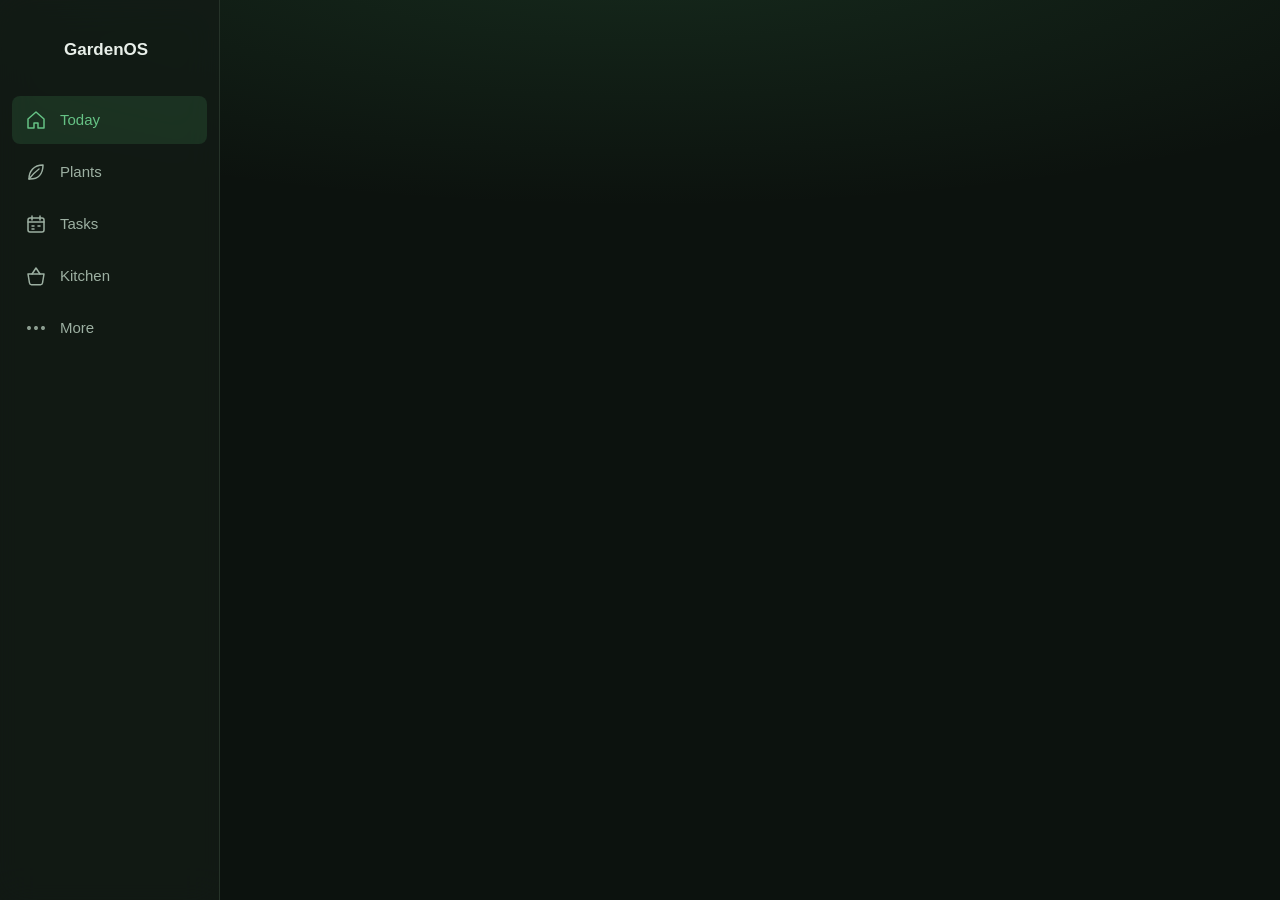
<file: index.html>
<!DOCTYPE html>
<html lang="en" data-theme="dark">
<head>
  <meta charset="UTF-8" />
  <meta name="viewport" content="width=device-width, initial-scale=1, viewport-fit=cover" />
  <meta http-equiv="Content-Security-Policy"
        content="default-src 'self'; script-src 'self'; style-src 'self'; img-src 'self' data: blob:; connect-src 'self'; manifest-src 'self'; worker-src 'self'" />
  <meta name="description" content="GardenOS — a lifelong, offline-first gardening operating system." />
  <meta name="theme-color" content="#0F1511" />

  <title>GardenOS</title>

  <link rel="manifest" href="pwa/manifest.json" />
  <link rel="icon" href="assets/icons/icon.svg" type="image/svg+xml" />
  <link rel="apple-touch-icon" href="assets/icons/icon-192.png" />

  <link rel="stylesheet" href="styles/tokens.css" />
  <link rel="stylesheet" href="styles/base.css" />
  <link rel="stylesheet" href="styles/layout.css" />
  <link rel="stylesheet" href="styles/components.css" />

  <!-- Classic (non-module) script: must run synchronously before first paint
       so the saved theme applies with zero flash (UI_GUIDELINES.md §9). -->
  <script src="scripts/theme-init.js"></script>
</head>
<body>
  <div class="app-shell">
    <nav id="app-nav" class="app-nav" aria-label="Primary"></nav>
    <main id="app-main" class="app-main" tabindex="-1"></main>
  </div>

  <div id="toast-region" class="toast-region" aria-live="polite"></div>

  <noscript>
    <p class="noscript-message">GardenOS needs JavaScript to manage your garden. Please enable it.</p>
  </noscript>

  <script type="module" src="scripts/app.js"></script>
</body>
</html>
</file>
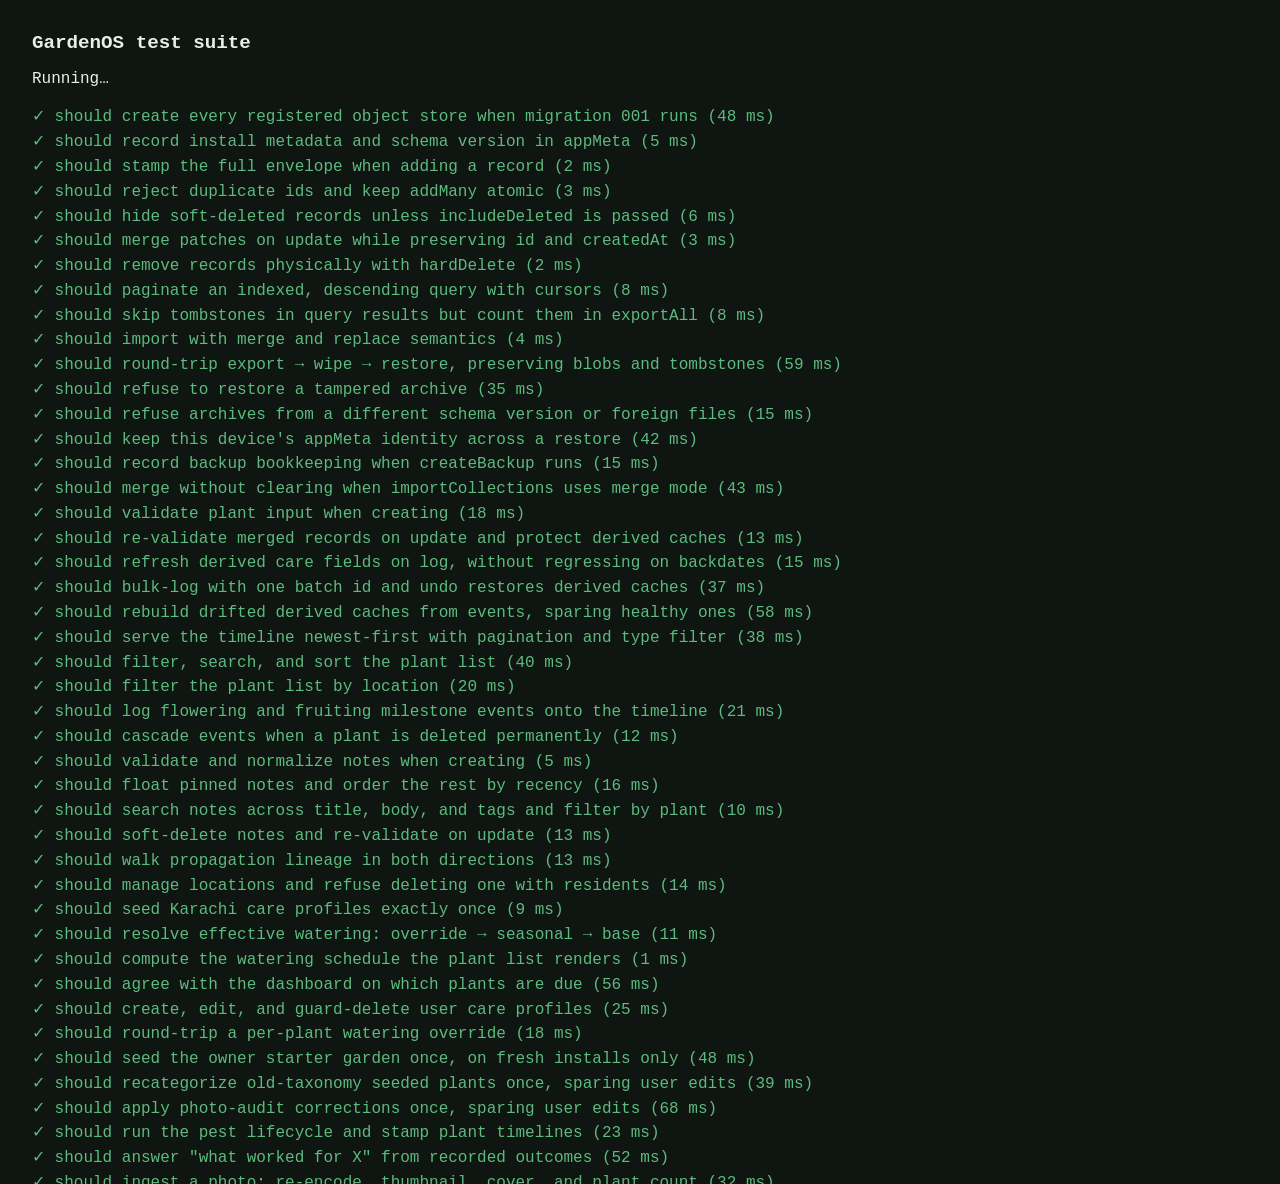
<file: tests/index.html>
<!DOCTYPE html>
<html lang="en">
<head>
  <meta charset="UTF-8" />
  <meta name="viewport" content="width=device-width, initial-scale=1" />
  <title>GardenOS tests</title>
  <style>
    /* Test harness chrome only — the app's design system is not under test here. */
    body { font-family: ui-monospace, Menlo, Consolas, monospace; margin: 2rem; background: #0F1511; color: #E8EFE9; }
    h1 { font-size: 1.2rem; }
    #summary.pass { color: #5DBB7F; }
    #summary.fail, li.fail { color: #E06052; }
    li.pass { color: #5DBB7F; }
    ul { list-style: none; padding: 0; }
    li { padding: 0.15rem 0; }
    pre { color: #9DB0A2; margin: 0.25rem 0 0.5rem 1.25rem; white-space: pre-wrap; }
  </style>
</head>
<body>
  <h1>GardenOS test suite</h1>
  <p id="summary">Running…</p>
  <ul id="results"></ul>
  <!-- Surfaces module-graph failures (404s, parse errors) in the title and
       summary, where headless verification can read them. -->
  <script>
    const report = (text) => {
      document.title = text.slice(0, 100);
      const summary = document.getElementById('summary');
      if (summary) {
        summary.textContent = document.title;
      }
    };
    window.addEventListener('error', (e) => {
      report(`✗ ${e.message} @ ${(e.filename || '').split('/').pop()}:${e.lineno}`);
    });
    window.addEventListener('unhandledrejection', (e) => {
      report(`✗ rejection: ${(e.reason && e.reason.message) || e.reason}`);
    });
  </script>
  <script type="module" src="runner.js"></script>
</body>
</html>
</file>
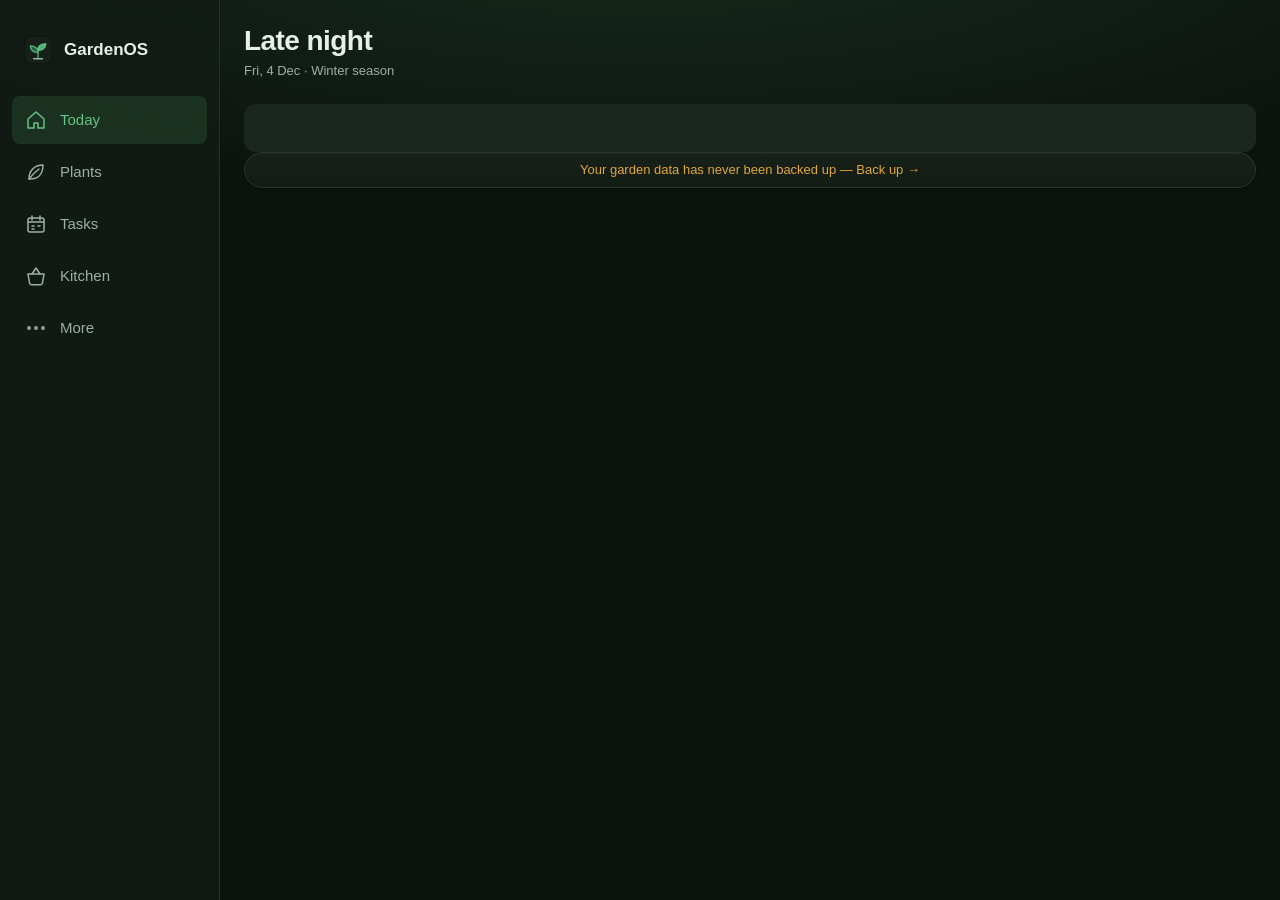
<file: reset.html>
<!doctype html>
<meta charset="utf-8">
<meta name="viewport" content="width=device-width, initial-scale=1">
<title>GardenOS — refresh</title>
<body style="font:16px system-ui;background:#0C120E;color:#E8EFE9;padding:24px">
<p id="m">Refreshing GardenOS…</p>
<script>
// Recovery page: drops the downloaded app files so the next open fetches the
// newest version. Garden data (IndexedDB) is NOT touched.
(async () => {
  try {
    for (const r of await navigator.serviceWorker.getRegistrations()) await r.unregister();
    for (const k of await caches.keys()) await caches.delete(k);
    document.getElementById('m').textContent = 'Done. Opening GardenOS…';
  } catch (e) {
    document.getElementById('m').textContent = 'Could not refresh: ' + e.message;
    return;
  }
  setTimeout(() => { location.replace('./'); }, 800);
})();
</script>
</file>
<file: styles/tokens.css>
/**
 * GardenOS design tokens (UI_GUIDELINES.md §2–§4, §8).
 * Every visual value in the app comes from this file. No raw hex/px values
 * are permitted in component CSS (CONTRIBUTING.md §3).
 *
 * Dark theme is the default (:root). Light theme remaps the same token names.
 */

:root {
  /* ---- Color: dark theme (default) ---- */
  --color-bg: #0C120E;
  --color-surface: #141C16;
  --color-surface-2: #1B2620;
  --color-border: #263329;
  --color-text: #E8EFE9;
  --color-text-muted: #9DB0A2;
  --color-primary: #4CAF6D;
  --color-primary-strong: #66C285;
  --color-on-primary: #08120B;
  --color-accent: #D9A441;
  --color-info: #4E9DD3;
  --color-warning: #E0A83A;
  --color-danger: #E06052;
  --color-success: #5DBB7F;
  --color-primary-soft: rgb(76 175 109 / 0.16);
  --color-glass: rgb(20 28 22 / 0.78);
  --gradient-surface: linear-gradient(180deg, #172019 0%, #131B15 100%);
  --gradient-primary: linear-gradient(180deg, #5BBE7B 0%, #3F9D5E 100%);

  /* ---- Typography (UI_GUIDELINES.md §3) ---- */
  --font-sans: -apple-system, BlinkMacSystemFont, "Segoe UI", Roboto, "Noto Sans", sans-serif;
  --font-mono: ui-monospace, "SF Mono", "Cascadia Mono", Menlo, Consolas, monospace;

  --text-display-size: 1.75rem;   /* 28 */
  --text-display-line: 2.125rem;  /* 34 */
  --text-title-size: 1.375rem;    /* 22 */
  --text-title-line: 1.75rem;     /* 28 */
  --text-heading-size: 1.0625rem; /* 17 */
  --text-heading-line: 1.5rem;    /* 24 */
  --text-body-size: 0.9375rem;    /* 15 */
  --text-body-line: 1.375rem;     /* 22 */
  --text-small-size: 0.8125rem;   /* 13 */
  --text-small-line: 1.125rem;    /* 18 */
  --text-caption-size: 0.6875rem; /* 11 */
  --text-caption-line: 0.875rem;  /* 14 */

  /* ---- Spacing: 4px base unit (UI_GUIDELINES.md §4) ---- */
  --space-1: 4px;
  --space-2: 8px;
  --space-3: 12px;
  --space-4: 16px;
  --space-5: 24px;
  --space-6: 32px;
  --space-7: 48px;
  --space-8: 64px;

  /* ---- Radii ---- */
  --radius-s: 8px;
  --radius-m: 12px;
  --radius-card: 16px;
  --radius-l: 20px;
  --radius-full: 999px;

  /* ---- Elevation (dark theme: lighter surfaces, not shadows) ---- */
  --shadow-1: inset 0 1px 0 rgb(255 255 255 / 0.04), 0 1px 3px rgb(0 0 0 / 0.35);
  --shadow-2: 0 8px 28px rgb(0 0 0 / 0.5);

  /* ---- Motion (UI_GUIDELINES.md §8) ---- */
  --motion-micro: 120ms;
  --motion-standard: 200ms;
  --motion-sheet: 240ms;
  --motion-ease: cubic-bezier(0.2, 0, 0, 1);

  /* ---- Layout ---- */
  --nav-height-mobile: 64px;
  --sidebar-width: 220px;
  --content-max-width: 1200px;
  --touch-target: 44px;
}

[data-theme="light"] {
  --color-bg: #F6F8F4;
  --color-surface: #FFFFFF;
  --color-surface-2: #EDF2EC;
  --color-border: #D8E2D8;
  --color-text: #1C2620;
  --color-text-muted: #5B6B5E;
  --color-primary: #2E7D4F;
  --color-primary-strong: #256B42;
  --color-on-primary: #FFFFFF;
  --color-accent: #B8860B;
  --color-info: #2678B0;
  --color-warning: #B07E1E;
  --color-danger: #C0392B;
  --color-success: #2F9E5F;

  --color-primary-soft: rgb(46 125 79 / 0.12);
  --color-glass: rgb(255 255 255 / 0.82);
  --gradient-surface: linear-gradient(180deg, #FFFFFF 0%, #FBFDFA 100%);
  --gradient-primary: linear-gradient(180deg, #37905C 0%, #2A7448 100%);

  --shadow-1: 0 1px 3px rgba(28, 38, 32, 0.10);
  --shadow-2: 0 4px 12px rgba(28, 38, 32, 0.12);
}
</file>
<file: styles/base.css>
/**
 * GardenOS base styles: reset, typography, focus, motion preferences.
 * Layer: UI (L5). Values come exclusively from tokens.css.
 */

*,
*::before,
*::after {
  box-sizing: border-box;
}

html {
  height: 100%;
}

body {
  margin: 0;
  min-height: 100%;
  background: radial-gradient(120% 50% at 50% -8%, var(--color-primary-soft), transparent 62%) fixed, var(--color-bg);
  color: var(--color-text);
  font-family: var(--font-sans);
  font-size: var(--text-body-size);
  line-height: var(--text-body-line);
  -webkit-font-smoothing: antialiased;
  text-rendering: optimizeLegibility;
}

h1,
h2,
h3,
p {
  margin: 0;
}

h1 {
  font-size: var(--text-display-size);
  line-height: var(--text-display-line);
  font-weight: 700;
  letter-spacing: -0.02em;
}

h2 {
  letter-spacing: -0.015em;
  font-size: var(--text-title-size);
  line-height: var(--text-title-line);
  font-weight: 600;
}

h3 {
  font-size: var(--text-heading-size);
  line-height: var(--text-heading-line);
  font-weight: 600;
}

a {
  color: var(--color-primary);
  text-decoration: none;
}

a:hover {
  color: var(--color-primary-strong);
  text-decoration: underline;
}

button,
input,
select {
  font: inherit;
  color: inherit;
}

img,
svg {
  display: block;
  max-width: 100%;
}

/* Visible focus ring, always (UI_GUIDELINES.md §10) */
:focus-visible {
  outline: 2px solid var(--color-primary-strong);
  outline-offset: 2px;
  border-radius: var(--radius-s);
}

.visually-hidden {
  position: absolute;
  width: 1px;
  height: 1px;
  margin: -1px;
  padding: 0;
  overflow: hidden;
  clip: rect(0 0 0 0);
  white-space: nowrap;
  border: 0;
}

.text-muted {
  color: var(--color-text-muted);
}

.text-small {
  font-size: var(--text-small-size);
  line-height: var(--text-small-line);
}

.text-caption {
  font-size: var(--text-caption-size);
  line-height: var(--text-caption-line);
  font-weight: 500;
  text-transform: uppercase;
  letter-spacing: 0.06em;
  color: var(--color-text-muted);
}

.noscript-message {
  padding: var(--space-5);
  text-align: center;
}

/* All non-essential motion off (UI_GUIDELINES.md §8) */
@media (prefers-reduced-motion: reduce) {
  *,
  *::before,
  *::after {
    animation-duration: 0.01ms !important;
    animation-iteration-count: 1 !important;
    transition-duration: 0.01ms !important;
  }
}
</file>
<file: styles/layout.css>
/**
 * GardenOS app-shell layout (UI_GUIDELINES.md §5–§6).
 * Mobile-first: bottom navigation bar. From --breakpoint md (768px):
 * left sidebar navigation with centered, width-capped content.
 */

.app-shell {
  min-height: 100vh;
}

.app-main {
  padding: var(--space-4);
  /* Keep content clear of the fixed bottom nav + device safe area. */
  padding-bottom: calc(var(--nav-height-mobile) + var(--space-5) + env(safe-area-inset-bottom, 0px));
  width: 100%;
  max-width: var(--content-max-width);
  margin: 0 auto;
}

.app-main:focus {
  outline: none;
}

/* ---- Primary navigation: mobile bottom bar ---- */
.app-nav {
  position: fixed;
  inset: auto 0 0 0;
  z-index: 10;
  display: flex;
  justify-content: space-around;
  align-items: stretch;
  height: calc(var(--nav-height-mobile) + env(safe-area-inset-bottom, 0px));
  padding-bottom: env(safe-area-inset-bottom, 0px);
  background: var(--color-surface);
  border-top: 1px solid var(--color-border);
}

.page-header {
  display: flex;
  align-items: center;
  gap: var(--space-3);
  margin-bottom: var(--space-5);
}

.page-section {
  margin-bottom: var(--space-5);
}

.page-section > .text-caption {
  display: block;
  margin-bottom: var(--space-2);
}

.stack {
  display: flex;
  flex-direction: column;
  gap: var(--space-3);
}

/* ---- Desktop: sidebar from md (UI_GUIDELINES.md §4 breakpoints) ---- */
@media (min-width: 768px) {
  .app-shell {
    display: grid;
    grid-template-columns: var(--sidebar-width) 1fr;
  }

  .app-nav {
    position: sticky;
    top: 0;
    inset: auto;
    z-index: auto;
    height: 100vh;
    flex-direction: column;
    justify-content: flex-start;
    gap: var(--space-1);
    padding: var(--space-5) var(--space-3);
    border-top: none;
    border-right: 1px solid var(--color-border);
  }

  .app-main {
    padding: var(--space-5);
    padding-bottom: var(--space-5);
  }
}

@media (min-width: 1000px) {
  .today-cols {
    display: grid;
    grid-template-columns: 3fr 2fr;
    gap: var(--space-5);
    align-items: start;
  }
}
</file>
<file: styles/components.css>
/**
 * GardenOS component styles (UI_GUIDELINES.md §7).
 * BEM-lite block classes; all values from tokens.css.
 */

/* ---- Navigation items ---- */
.nav-item {
  display: flex;
  flex-direction: column;
  align-items: center;
  justify-content: center;
  gap: var(--space-1);
  flex: 1;
  min-height: var(--touch-target);
  padding: var(--space-2);
  border-radius: var(--radius-s);
  color: var(--color-text-muted);
  font-size: var(--text-caption-size);
  line-height: var(--text-caption-line);
  font-weight: 500;
}

.nav-item:hover {
  color: var(--color-text);
  text-decoration: none;
}

.nav-item[aria-current="page"] {
  color: var(--color-primary);
}

.nav-item__icon {
  width: 24px;
  height: 24px;
  fill: none;
  stroke: currentColor;
  stroke-width: 1.5;
  stroke-linecap: round;
  stroke-linejoin: round;
}

@media (min-width: 768px) {
  .nav-item {
    flex: 0 0 auto;
    flex-direction: row;
    justify-content: flex-start;
    gap: var(--space-3);
    padding: var(--space-3);
    font-size: var(--text-body-size);
    line-height: var(--text-body-line);
  }

  .nav-item[aria-current="page"] {
    background: var(--color-surface-2);
  }
}

.nav-badge {
  position: absolute;
  top: var(--space-1);
  right: 50%;
  transform: translateX(18px);
  min-width: 18px;
  padding: 0 var(--space-1);
  border-radius: var(--radius-full);
  background: var(--color-danger);
  color: var(--color-on-primary);
  font-size: var(--text-caption-size);
  line-height: 18px;
  text-align: center;
}

.nav-item {
  position: relative;
}

@media (min-width: 768px) {
  .nav-badge {
    top: 50%;
    right: var(--space-3);
    transform: translateY(-50%);
  }
}

.nav-brand {
  display: none;
}

@media (min-width: 768px) {
  .nav-brand {
    display: flex;
    align-items: center;
    gap: var(--space-3);
    padding: var(--space-3);
    margin-bottom: var(--space-4);
    font-size: var(--text-heading-size);
    font-weight: 600;
    color: var(--color-text);
  }

  .nav-brand img {
    width: 28px;
    height: 28px;
  }
}

/* ---- Cards ---- */
.card {
  background: var(--color-surface);
  /* A defining hairline on every card — structure over flat surfaces, so
     each section reads as a crisp container in both themes. */
  border: 1px solid var(--color-border);
  border-radius: var(--radius-m);
  padding: var(--space-4);
  box-shadow: var(--shadow-1);
}

.card__title {
  margin-bottom: var(--space-2);
}

/* ---- Status / definition rows ---- */
.status-row {
  display: flex;
  justify-content: space-between;
  align-items: center;
  gap: var(--space-4);
  min-height: var(--touch-target);
  padding: var(--space-2) 0;
  border-bottom: 1px solid var(--color-border);
}

.status-row:last-child {
  border-bottom: none;
}

.status-row__value {
  color: var(--color-text-muted);
  text-align: right;
  font-variant-numeric: tabular-nums;
}

.status-row__value--ok {
  color: var(--color-success);
}

.status-row__value--warn {
  color: var(--color-warning);
}

/* ---- Buttons (UI_GUIDELINES.md §7) ---- */
.btn {
  display: inline-flex;
  align-items: center;
  justify-content: center;
  gap: var(--space-2);
  min-height: var(--touch-target);
  padding: 0 var(--space-4);
  border: none;
  border-radius: var(--radius-s);
  background: var(--color-surface-2);
  color: var(--color-text);
  font-weight: 600;
  cursor: pointer;
  transition: background var(--motion-micro) var(--motion-ease),
              color var(--motion-micro) var(--motion-ease);
}

.btn:disabled {
  opacity: 0.5;
  cursor: not-allowed;
}

.btn--primary {
  background: var(--color-primary);
  color: var(--color-on-primary);
}

.btn--primary:hover:not(:disabled) {
  background: var(--color-primary-strong);
}

.btn--ghost {
  background: transparent;
  color: var(--color-primary);
}

.btn--danger {
  background: var(--color-danger);
  color: var(--color-on-primary);
}

/* ---- Forms (UI_GUIDELINES.md §7) ---- */
.field {
  display: flex;
  flex-direction: column;
  gap: var(--space-2);
}

.field__label {
  font-size: var(--text-small-size);
  line-height: var(--text-small-line);
  font-weight: 500;
}

.field__hint {
  font-size: var(--text-small-size);
  line-height: var(--text-small-line);
  color: var(--color-text-muted);
}

.field__control {
  min-height: var(--touch-target);
  padding: 0 var(--space-3);
  background: var(--color-surface-2);
  color: var(--color-text);
  border: 1px solid var(--color-border);
  border-radius: var(--radius-s);
}

/* ---- Progress / meter (storage usage) ---- */
.meter {
  height: var(--space-2);
  border-radius: var(--radius-full);
  background: var(--color-surface-2);
  overflow: hidden;
}

.meter__fill {
  height: 100%;
  border-radius: var(--radius-full);
  background: var(--color-primary);
  transition: width var(--motion-standard) var(--motion-ease);
}

.meter__fill--warn {
  background: var(--color-warning);
}

.meter__fill--danger {
  background: var(--color-danger);
}

/* ---- Plants list & cards (UI_GUIDELINES.md §7 Cards) ---- */
.page-header--split {
  justify-content: space-between;
  gap: var(--space-3);
  flex-wrap: wrap;
}

/* On a narrow phone the action cluster drops below the title rather than
   crowding it (TeacherOS page-header pattern). */
@media (max-width: 520px) {
  .page-header--split {
    align-items: center; /* short titles keep their actions on the same row; long ones wrap */
  }
}

.filter-bar {
  display: flex;
  flex-wrap: wrap;
  gap: var(--space-2);
  margin-bottom: var(--space-4);
}

.filter-bar > [type='search'] {
  flex: 1 1 160px;
}

.filter-bar__select {
  flex: 0 1 auto;
}

.plant-grid {
  display: flex;
  flex-direction: column;
  gap: var(--space-2);
}

/* Compact row: thumbnail + body (link) + water button. */
.plant-card {
  display: flex;
  align-items: center;
  background: var(--color-surface);
  border: 1px solid var(--color-border);
  border-radius: var(--radius-m);
  color: var(--color-text);
  box-shadow: var(--shadow-1);
  transition: background var(--motion-micro) var(--motion-ease);
}

.plant-card__link {
  display: flex;
  flex: 1;
  align-items: center;
  gap: var(--space-3);
  min-width: 0;
  padding: var(--space-2) var(--space-3);
  min-height: var(--touch-target);
  color: var(--color-text);
  text-decoration: none;
}

.plant-card__link:hover,
.plant-card--selectable:hover {
  background: var(--color-surface-2);
  text-decoration: none;
  color: var(--color-text);
}

.plant-card--selectable .plant-card__link,
.plant-card--selectable {
  gap: var(--space-3);
  padding: var(--space-2) var(--space-3);
}

.plant-card__thumb {
  display: flex;
  flex: none;
  align-items: center;
  justify-content: center;
  width: calc(var(--space-7) + var(--space-2));
  height: calc(var(--space-7) + var(--space-2));
  border-radius: var(--radius-s);
  overflow: hidden;
  background: var(--color-surface-2);
  color: var(--color-primary);
}

.plant-card__body {
  display: flex;
  flex-direction: column;
  min-width: 0;
}

.plant-card__name {
  font-size: var(--text-body-size);
  line-height: var(--text-body-line);
}

.plant-card__due--due {
  color: var(--color-warning);
}

.plant-card__due--overdue {
  color: var(--color-danger);
}

.plant-card__log {
  flex: none;
  min-width: var(--touch-target);
  min-height: var(--touch-target);
  margin-right: var(--space-2);
}

.pest-dot {
  display: inline-block;
  width: var(--space-2);
  height: var(--space-2);
  margin-left: var(--space-2);
  border-radius: var(--radius-full);
  background: var(--color-danger);
}

.plant-card__meta {
  display: flex;
  flex-wrap: wrap;
  align-items: center;
  gap: var(--space-2);
  margin-top: var(--space-1);
}

/* Filters live behind one button on the Plants page. */
.filter-details > summary {
  list-style: none;
  cursor: pointer;
}

.filter-details__body {
  display: flex;
  flex-wrap: wrap;
  gap: var(--space-2);
  margin-top: var(--space-2);
}

.chip {
  display: inline-flex;
  align-items: center;
  padding: 0 var(--space-2);
  border-radius: var(--radius-full);
  background: var(--color-surface-2);
  border: 1px solid var(--color-border);
  font-size: var(--text-caption-size);
  line-height: calc(var(--text-caption-line) + var(--space-1));
  font-weight: 500;
  text-transform: uppercase;
  letter-spacing: 0.04em;
  color: var(--color-text-muted);
}

.empty-state {
  grid-column: 1 / -1;
  display: flex;
  flex-direction: column;
  align-items: flex-start;
  gap: var(--space-3);
}

.chip--high {
  color: var(--color-danger);
  border-color: var(--color-danger);
}

.chip--medium {
  color: var(--color-warning);
  border-color: var(--color-warning);
}

.pest-row__body {
  flex: 1;
  gap: var(--space-2);
}

.pest-row__outcome {
  display: inline-block;
  min-height: 32px;
  width: auto;
  padding: 0 var(--space-2);
  font-size: var(--text-small-size);
}

/* ---- Quick log & timeline ---- */
.quick-log {
  display: flex;
  flex-wrap: wrap;
  gap: var(--space-2);
}

.quick-log__btn {
  flex: 1 1 auto;
}

.timeline {
  display: flex;
  flex-direction: column;
}

.timeline__item {
  display: flex;
  align-items: flex-start;
  gap: var(--space-3);
  padding: var(--space-2) 0;
  border-bottom: 1px solid var(--color-border);
}

.timeline__item:last-child {
  border-bottom: none;
}

.timeline__icon {
  flex-shrink: 0;
  margin-top: 2px;
  color: var(--color-primary);
}

.field__control--area {
  min-height: calc(var(--touch-target) * 2);
  padding: var(--space-2) var(--space-3);
  resize: vertical;
}

.field__control--multi {
  min-height: calc(var(--touch-target) * 3);
  padding: var(--space-2) var(--space-3);
}

/* ---- Photos: grids, strips, tiles, viewer (FR-6) ---- */
.plant-card__cover {
  width: 100%;
  height: 100%;
  object-fit: cover;
}

.photo-grid {
  display: grid;
  grid-template-columns: repeat(auto-fill, minmax(108px, 1fr));
  gap: var(--space-2);
}

.photo-strip {
  display: flex;
  gap: var(--space-2);
  overflow-x: auto;
  padding-bottom: var(--space-1);
}

.photo-strip .photo-tile {
  flex: 0 0 96px;
}

.photo-tile {
  display: block;
  aspect-ratio: 1;
  padding: 0;
  border: none;
  border-radius: var(--radius-s);
  overflow: hidden;
  background: var(--color-surface-2);
  cursor: pointer;
}

.photo-tile__img {
  width: 100%;
  height: 100%;
  object-fit: cover;
}

.dialog--photo {
  max-width: min(94vw, 720px);
}

.photo-viewer__img {
  max-width: 100%;
  max-height: 60vh;
  object-fit: contain;
  margin: 0 auto var(--space-3);
  border-radius: var(--radius-s);
  background: var(--color-bg);
}

/* ---- Bulk selection & action bar (US-A2) ---- */
.plant-card--selectable {
  cursor: pointer;
  border: 2px solid transparent;
}

.plant-card--selected {
  border-color: var(--color-primary);
  background: var(--color-surface-2);
}

.action-bar {
  position: fixed;
  left: 50%;
  transform: translateX(-50%);
  bottom: calc(var(--nav-height-mobile) + var(--space-3) + env(safe-area-inset-bottom, 0px));
  z-index: 15;
  display: flex;
  align-items: center;
  gap: var(--space-2);
  padding: var(--space-2) var(--space-3);
  background: var(--color-surface-2);
  border: 1px solid var(--color-border);
  border-radius: var(--radius-l);
  box-shadow: var(--shadow-2);
  max-width: 92vw;
  flex-wrap: wrap;
  justify-content: center;
}

@media (min-width: 768px) {
  .action-bar {
    bottom: var(--space-5);
  }
}

/* ---- Task calendar (FR-4.3) ---- */
.cal-grid {
  display: grid;
  grid-template-columns: repeat(7, 1fr);
  gap: var(--space-1);
}

.cal-grid__head {
  text-align: center;
  padding-bottom: var(--space-1);
}

.cal-grid__day {
  min-height: var(--touch-target);
  border: none;
  border-radius: var(--radius-s);
  background: var(--color-surface-2);
  color: var(--color-text);
  cursor: pointer;
}

.cal-grid__day--busy {
  background: var(--color-primary);
  color: var(--color-on-primary);
  font-weight: 600;
}

.cal-day-list {
  margin-top: var(--space-3);
}

/* ---- Dashboard widgets (FR-8) ---- */
.widget-grid {
  display: grid;
  grid-template-columns: repeat(auto-fit, minmax(280px, 1fr));
  gap: var(--space-3);
  align-items: start;
}

.widget > .text-caption {
  display: block;
  margin-bottom: var(--space-2);
}

.widget--wide {
  grid-column: 1 / -1;
}

.widget__body .chart {
  margin: var(--space-2) 0 var(--space-3);
  overflow-x: auto;
}

/* ---- More page entries ---- */
.more-entry {
  color: var(--color-text);
}

.more-entry:hover {
  text-decoration: none;
  color: var(--color-text);
  background: var(--color-surface-2);
}

.more-entry__body {
  display: flex;
  align-items: center;
  gap: var(--space-3);
}

/* ---- Note cards ---- */
.note-card {
  display: block;
  color: var(--color-text);
}

.note-card:hover {
  text-decoration: none;
  color: var(--color-text);
  background: var(--color-surface-2);
}

.note-card__head {
  display: flex;
  justify-content: space-between;
  align-items: flex-start;
  gap: var(--space-2);
}

.note-card__pin {
  min-height: 32px;
  padding: 0 var(--space-2);
  font-size: var(--text-heading-size);
}

.note-card__body {
  margin: var(--space-1) 0 var(--space-2);
  display: -webkit-box;
  -webkit-line-clamp: 3;
  -webkit-box-orient: vertical;
  overflow: hidden;
}

/* ---- Confirmation dialog (UI_GUIDELINES.md §7 Feedback) ---- */
.dialog {
  background: var(--color-surface);
  color: var(--color-text);
  border: 1px solid var(--color-border);
  border-radius: var(--radius-l);
  padding: var(--space-5);
  max-width: min(92vw, 420px);
  box-shadow: var(--shadow-2);
}

.dialog::backdrop {
  background: rgb(0 0 0 / 0.55);
}

.dialog__title {
  margin-bottom: var(--space-2);
}

.dialog__actions {
  display: flex;
  justify-content: flex-end;
  gap: var(--space-3);
  margin-top: var(--space-5);
}

/* ---- Toasts (UI_GUIDELINES.md §7 Feedback) ---- */
.toast-region {
  position: fixed;
  left: 50%;
  bottom: calc(var(--nav-height-mobile) + var(--space-4) + env(safe-area-inset-bottom, 0px));
  transform: translateX(-50%);
  z-index: 20;
  display: flex;
  flex-direction: column;
  gap: var(--space-2);
  width: min(92vw, 420px);
}

@media (min-width: 768px) {
  .toast-region {
    bottom: var(--space-5);
  }
}

.toast {
  display: flex;
  align-items: center;
  justify-content: space-between;
  gap: var(--space-3);
  padding: var(--space-3) var(--space-4);
  background: var(--color-surface-2);
  border: 1px solid var(--color-border);
  border-radius: var(--radius-m);
  box-shadow: var(--shadow-2);
  animation: toast-in var(--motion-standard) var(--motion-ease);
}

.toast__action {
  flex-shrink: 0;
  min-height: 36px;
  padding: 0 var(--space-3);
}

@keyframes toast-in {
  from {
    opacity: 0;
    transform: translateY(var(--space-2));
  }
  to {
    opacity: 1;
    transform: translateY(0);
  }
}

/* ---- Today (PHASE2_HANDOFF §5.1) ---- */
.today-banner {
  display: block;
  margin-bottom: var(--space-4);
  color: var(--color-warning);
}

.today-group {
  margin-top: var(--space-2);
  padding-top: var(--space-2);
  padding-bottom: var(--space-2);
}

.today-group__head {
  border-bottom: 1px solid var(--color-border);
}

.today-row__body {
  display: flex;
  flex-direction: column;
  flex: 1;
  min-height: var(--touch-target);
  justify-content: center;
  color: inherit;
  text-decoration: none;
}

.today-row__body--done {
  text-decoration: line-through;
  color: var(--color-text-muted);
}

.today-act {
  min-width: var(--touch-target);
  min-height: var(--touch-target);
}

.today-done {
  color: var(--color-success);
  margin-right: var(--space-3);
}

/* ---- Fertilizer sheet (PHASE2_HANDOFF §5.2) ---- */
.chip-row {
  display: flex;
  flex-wrap: wrap;
  gap: var(--space-2);
}

.chip-btn {
  min-height: var(--touch-target);
}

.chip-btn[aria-pressed='true'] {
  background: var(--color-primary);
  color: var(--color-on-primary);
}

.today-row__body {
  background: none;
  border: none;
  padding: 0;
  font: inherit;
  text-align: left;
}

@media (max-width: 600px) {
  .dialog--sheet {
    margin: auto 0 0;
    width: 100%;
    max-width: 100%;
    border-radius: var(--radius-l) var(--radius-l) 0 0;
  }
}

.dialog--sheet[open] {
  display: flex;
  flex-direction: column;
  gap: var(--space-3);
}

.action-bar[hidden] {
  display: none;
}

/* ---- Polish: motion, status edges, Today progress ---- */
@keyframes fade-up {
  from { opacity: 0; transform: translateY(var(--space-2)); }
  to { opacity: 1; transform: none; }
}

@keyframes sheet-up {
  from { transform: translateY(var(--space-6)); opacity: 0; }
  to { transform: none; opacity: 1; }
}

@keyframes pulse {
  50% { opacity: 0.5; }
}

#app-main > * {
  animation: fade-up var(--motion-standard) var(--motion-ease);
}

.btn:active:not(:disabled),
.today-row__body:active {
  transform: scale(0.97);
}

.btn {
  transition: background var(--motion-micro) var(--motion-ease),
              color var(--motion-micro) var(--motion-ease),
              transform var(--motion-micro) var(--motion-ease);
}

.toast {
  animation: sheet-up var(--motion-sheet) var(--motion-ease);
}

.dialog--sheet[open] {
  animation: sheet-up var(--motion-sheet) var(--motion-ease);
}

.skeleton {
  height: var(--space-7);
  border-radius: var(--radius-m);
  background: var(--color-surface-2);
  animation: pulse 1.2s ease-in-out infinite;
}

.plant-card--overdue {
  box-shadow: inset var(--space-1) 0 0 var(--color-danger), var(--shadow-1);
}

.plant-card--due {
  box-shadow: inset var(--space-1) 0 0 var(--color-warning), var(--shadow-1);
}

.filter-bar {
  position: sticky;
  top: 0;
  z-index: 5;
  background: var(--color-bg);
  padding-block: var(--space-2);
}

.filter-bar__chips {
  flex: 1 1 100%;
  align-items: center;
}

.filter-details[open] {
  flex-basis: 100%;
}

.today-summary {
  font-weight: 600;
}

.today-clear {
  display: flex;
  flex-direction: column;
  align-items: center;
  gap: var(--space-2);
  padding: var(--space-6) var(--space-4);
  color: var(--color-primary);
  text-align: center;
}

.today-progress {
  display: flex;
  align-items: center;
  gap: var(--space-3);
  margin: var(--space-2) 0 var(--space-4);
}

.today-progress progress {
  flex: 1;
  height: var(--space-2);
  accent-color: var(--color-primary);
}

/* ---- Premium pass: surfaces, glass nav, buttons, inputs, sheets ---- */
.card,
.plant-card,
.today-group {
  background: var(--gradient-surface);
  border-radius: var(--radius-card);
  box-shadow: var(--shadow-1);
}

.btn {
  border-radius: var(--radius-m);
  border: 1px solid var(--color-border);
  box-shadow: var(--shadow-1);
}

.btn--primary {
  background: var(--gradient-primary);
  border-color: transparent;
}

.btn--primary:hover:not(:disabled) {
  background: var(--gradient-primary);
  filter: brightness(1.08);
}

.btn--ghost {
  border-color: transparent;
  box-shadow: none;
}

.btn--danger {
  border-color: transparent;
}

.field__control {
  border-radius: var(--radius-m);
  transition: border-color var(--motion-micro) var(--motion-ease),
              box-shadow var(--motion-micro) var(--motion-ease);
}

.field__control:focus {
  outline: none;
  border-color: var(--color-primary);
  box-shadow: 0 0 0 3px var(--color-primary-soft);
}

.app-nav {
  background: var(--color-glass);
  -webkit-backdrop-filter: blur(18px) saturate(1.4);
  backdrop-filter: blur(18px) saturate(1.4);
}

@media (max-width: 767px) {
  .nav-item {
    isolation: isolate;
  }

  .nav-item[aria-current='page']::before {
    content: '';
    position: absolute;
    top: var(--space-1);
    left: 50%;
    z-index: -1;
    width: calc(var(--space-7) + var(--space-2));
    height: var(--space-6);
    transform: translateX(-50%);
    border-radius: var(--radius-full);
    background: var(--color-primary-soft);
  }
}

@media (min-width: 768px) {
  .nav-item[aria-current='page'] {
    background: var(--color-primary-soft);
    color: var(--color-primary-strong);
  }
}

.dialog {
  border-radius: var(--radius-l);
  background: var(--gradient-surface);
}

.dialog::backdrop {
  background: rgb(0 0 0 / 0.55);
  -webkit-backdrop-filter: blur(4px);
  backdrop-filter: blur(4px);
}

.toast {
  border-radius: var(--radius-full);
  background: var(--color-glass);
  border: 1px solid var(--color-border);
  box-shadow: var(--shadow-2);
  -webkit-backdrop-filter: blur(18px);
  backdrop-filter: blur(18px);
}

.chip-btn {
  border-radius: var(--radius-full);
}

.chip-btn[aria-pressed='true'] {
  background: var(--gradient-primary);
  border-color: transparent;
}

.plant-card__thumb {
  border-radius: var(--radius-m);
}

.today-act {
  border-radius: var(--radius-full);
  border-color: transparent;
  background: var(--color-primary-soft);
  color: var(--color-primary-strong);
  box-shadow: none;
}

.today-hero {
  display: flex;
  flex-direction: column;
  gap: var(--space-1);
}

/* Section headings get a small colour cue; text always carries the meaning. */
.text-caption[data-kind]::before {
  content: '';
  display: inline-block;
  width: var(--space-2);
  height: var(--space-2);
  margin-right: var(--space-2);
  border-radius: var(--radius-full);
  background: var(--kind, var(--color-primary));
}

.text-caption[data-kind='water'] { --kind: var(--color-info); }
.text-caption[data-kind='feed'] { --kind: var(--color-accent); }
.text-caption[data-kind='problems'] { --kind: var(--color-danger); }
.text-caption[data-kind='tasks'] { --kind: var(--color-primary); }

.today-progress progress {
  appearance: none;
  border: none;
  border-radius: var(--radius-full);
  background: var(--color-surface-2);
  overflow: hidden;
}

.today-progress progress::-webkit-progress-bar {
  background: var(--color-surface-2);
}

.today-progress progress::-webkit-progress-value {
  background: var(--gradient-primary);
  border-radius: var(--radius-full);
}

.today-progress progress::-moz-progress-bar {
  background: var(--color-primary);
}

.today-banner {
  padding: var(--space-2) var(--space-3);
  border-radius: var(--radius-full);
  font-size: var(--text-small-size);
  line-height: var(--text-small-line);
  text-align: center;
}

/* ---- Polish: Tasks, Kitchen, plant detail ---- */
.task-row {
  gap: var(--space-3);
}

.task-row .today-row__body {
  min-width: 0;
}

.task-row__icon {
  color: var(--color-primary);
}

.task-row__late {
  color: var(--color-danger);
}

.task-row__actions {
  display: flex;
  flex: none;
  align-items: center;
  gap: var(--space-1);
}

.task-row__more {
  min-width: var(--touch-target);
  border-radius: var(--radius-full);
}

.batch-card {
  display: flex;
  flex-direction: column;
  gap: var(--space-2);
}

.batch-card__top {
  display: flex;
  align-items: center;
  justify-content: space-between;
  gap: var(--space-3);
}

.batch-card__stage {
  appearance: none;
  width: 100%;
  height: var(--space-1);
  border: none;
  border-radius: var(--radius-full);
  background: var(--color-surface-2);
  overflow: hidden;
}

.batch-card__stage::-webkit-progress-bar {
  background: var(--color-surface-2);
}

.batch-card__stage::-webkit-progress-value {
  background: var(--gradient-primary);
  border-radius: var(--radius-full);
}

.batch-card__stage::-moz-progress-bar {
  background: var(--color-primary);
}

.batch-card__actions {
  display: grid;
  grid-template-columns: 1fr 1fr;
  gap: var(--space-2);
  margin-top: var(--space-2);
}

.detail-hero {
  display: flex;
  align-items: center;
  gap: var(--space-3);
  min-width: 0;
}

.detail-hero__thumb {
  width: calc(var(--space-7) + var(--space-5));
  height: calc(var(--space-7) + var(--space-5));
  border-radius: var(--radius-card);
}

.quick-log {
  display: grid;
  grid-template-columns: 1fr 1fr;
}

.quick-log__btn {
  min-height: calc(var(--touch-target) + var(--space-2));
  justify-content: flex-start;
}

.quick-log > .btn--ghost {
  grid-column: 1 / -1;
  justify-content: center;
}

.today-act {
  padding: 0;
}

/* ---- Today hero ---- */
.today-hero-card {
  display: grid;
  grid-template-columns: auto 1fr;
  align-items: center;
  gap: var(--space-4);
  margin-bottom: var(--space-3);
}

.today-hero-card__text {
  display: flex;
  flex-direction: column;
  gap: var(--space-1);
}

.today-hero-card__text strong {
  font-size: var(--text-heading-size);
}

.today-hero-card__cta {
  grid-column: 1 / -1;
  min-height: calc(var(--touch-target) + var(--space-2));
}

.today-ring {
  --size: calc(var(--space-7) + var(--space-5));
  position: relative;
  display: grid;
  place-items: center;
  width: var(--size);
  height: var(--size);
  border-radius: var(--radius-full);
  background: conic-gradient(var(--color-primary-strong) calc(var(--pct) * 1%), var(--color-surface-2) 0%);
}

.today-ring::before {
  content: '';
  position: absolute;
  inset: var(--space-2);
  border-radius: var(--radius-full);
  background: var(--color-surface);
}

.today-ring strong {
  position: relative;
  font-size: var(--text-body-size);
  font-variant-numeric: tabular-nums;
}

.today-stats {
  display: grid;
  grid-template-columns: repeat(3, 1fr);
  gap: var(--space-2);
  margin-bottom: var(--space-4);
}

.today-stat {
  display: flex;
  flex-direction: column;
  align-items: center;
  gap: var(--space-1);
  padding: var(--space-3) var(--space-2);
  border: 1px solid var(--color-border);
  border-radius: var(--radius-card);
  background: var(--gradient-surface);
  box-shadow: var(--shadow-1);
  color: var(--color-text);
  cursor: pointer;
}

.today-stat strong {
  font-size: var(--text-display-size);
  line-height: var(--text-display-line);
  font-variant-numeric: tabular-nums;
}

.today-stat:disabled {
  opacity: 0.45;
  cursor: default;
}

.today-stat--water svg { color: var(--color-info); }
.today-stat--feed svg { color: var(--color-accent); }
.today-stat--problem svg { color: var(--color-danger); }

/* ---- Tasks: select mode ---- */
.task-section-head {
  display: flex;
  align-items: center;
  justify-content: space-between;
  min-height: var(--touch-target);
}

.task-row--pick {
  cursor: pointer;
}

.task-row--selected {
  background: var(--color-primary-soft);
  border-radius: var(--radius-m);
}
</file>
